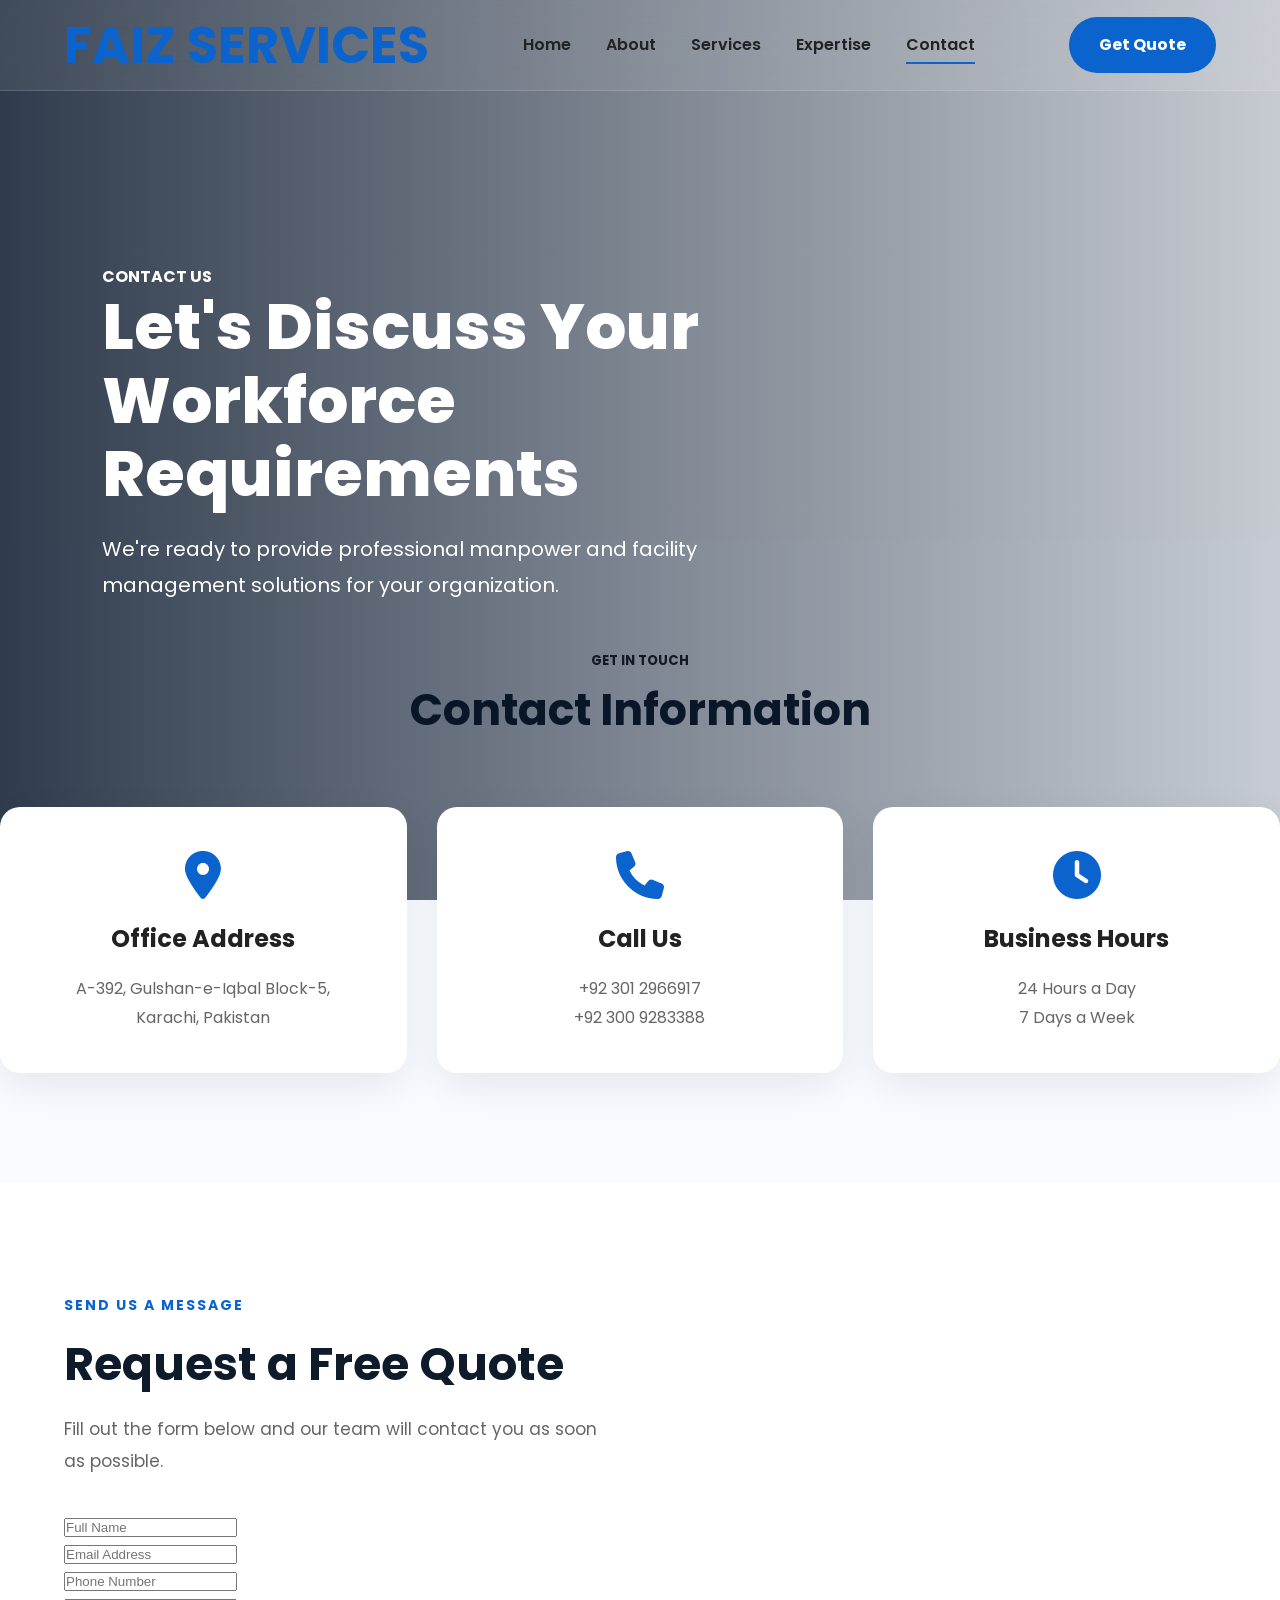
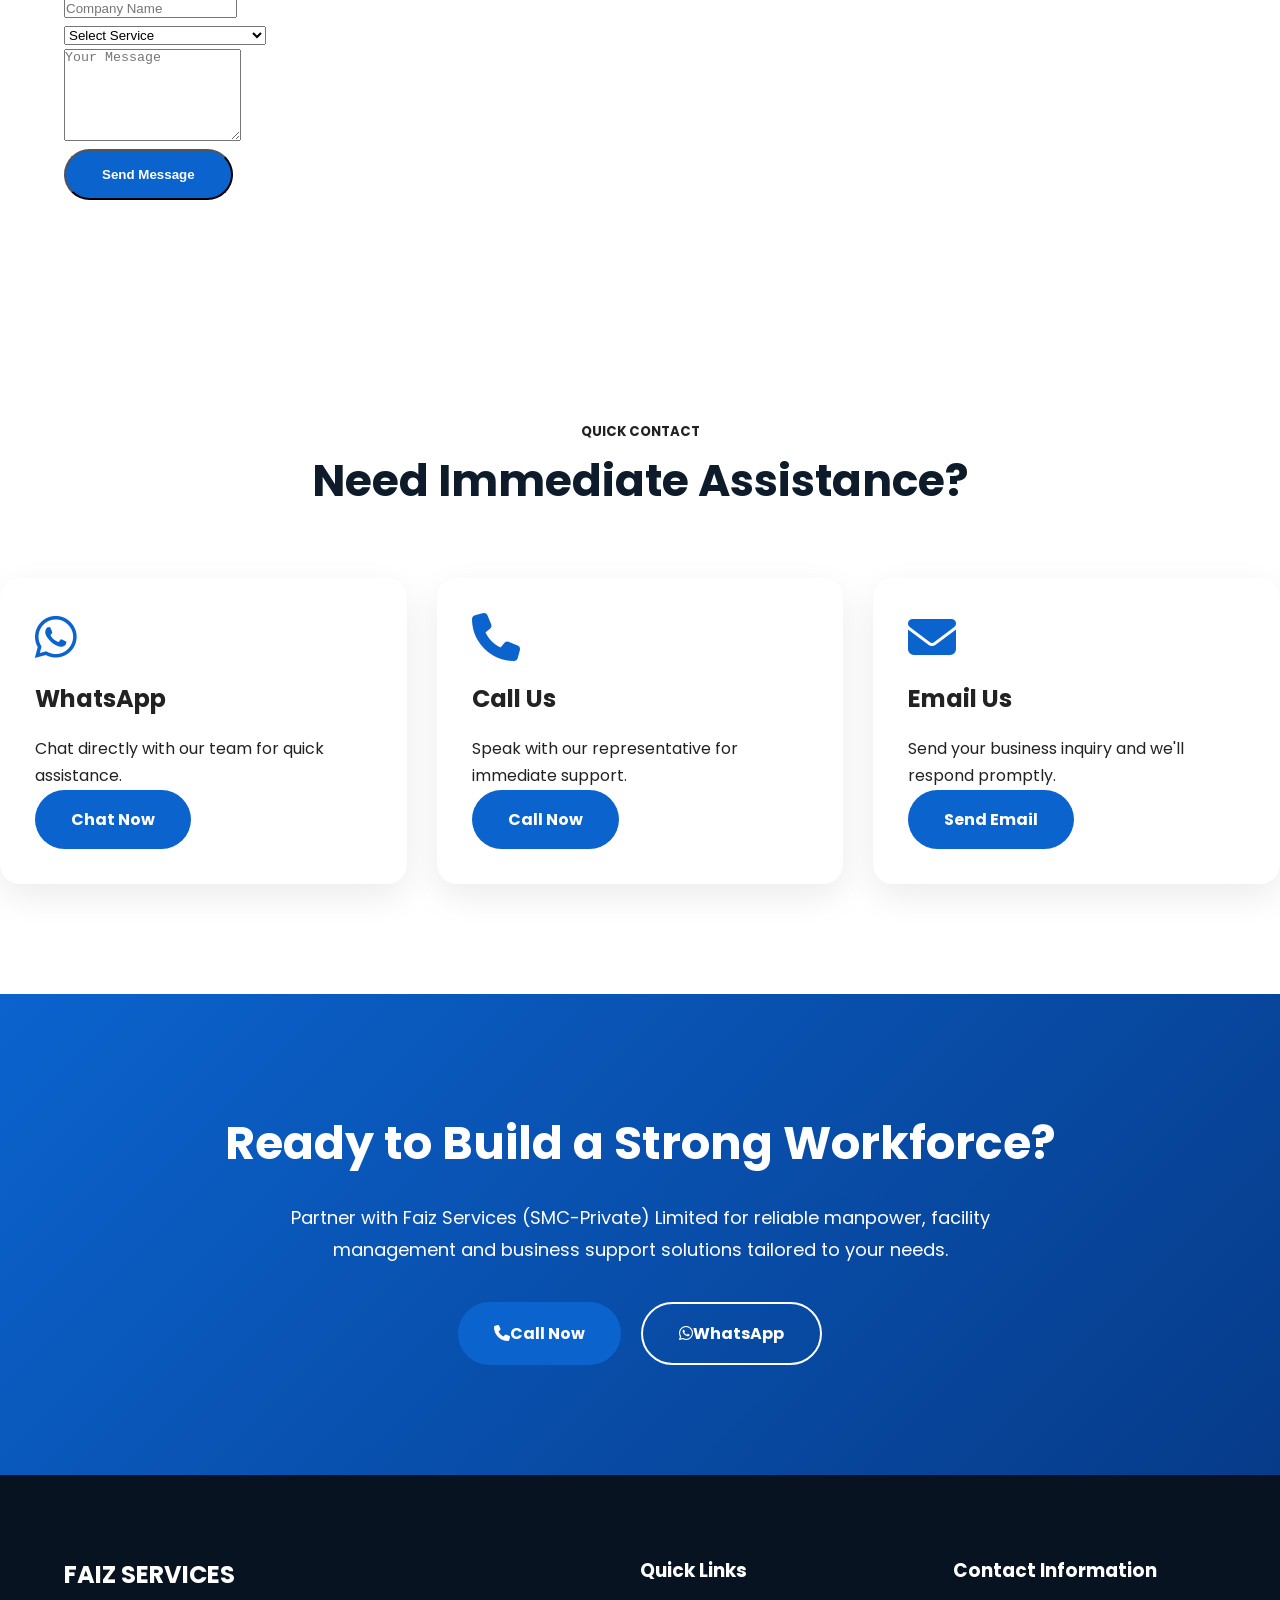
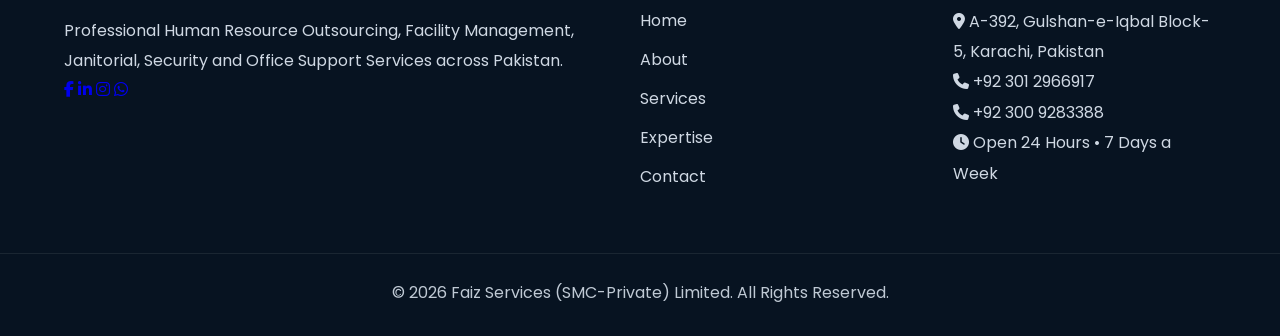
<file: contact.html>
<!DOCTYPE html>
<html lang="en">

<head>

<meta charset="UTF-8">

<meta name="viewport" content="width=device-width, initial-scale=1.0">

<title>Contact Us | Faiz Services</title>

<meta name="description"
content="Contact Faiz Services (SMC-Private) Limited for professional manpower, HR outsourcing and facility management solutions.">

<link rel="preconnect" href="https://fonts.googleapis.com">

<link rel="preconnect" href="https://fonts.gstatic.com" crossorigin>

<link href="https://fonts.googleapis.com/css2?family=Poppins:wght@300;400;500;600;700;800&display=swap" rel="stylesheet">

<link rel="stylesheet" href="style.css">

<link rel="stylesheet"
href="https://cdnjs.cloudflare.com/ajax/libs/font-awesome/6.6.0/css/all.min.css">

</head>

<body>

<header>

<nav class="navbar">

<div class="logo">
<h2>FAIZ SERVICES</h2>
</div>

<ul class="nav-links">

<li><a href="index.html">Home</a></li>

<li><a href="about.html">About</a></li>

<li><a href="services.html">Services</a></li>

<li><a href="expertise.html">Expertise</a></li>

<li><a href="contact.html" class="active">Contact</a></li>

</ul>

<a href="contact.html" class="quote-btn">Get Quote</a>

<div class="menu-btn">
<i class="fa-solid fa-bars"></i>
</div>

</nav>

</header>

<section class="hero" style="height:60vh;">

<div class="hero-overlay"></div>

<div class="hero-content">

<h4>CONTACT US</h4>

<h1>Let's Discuss Your Workforce Requirements</h1>

<p>

We're ready to provide professional manpower and facility management
solutions for your organization.

</p>

</div>

</section>

<section class="services">

<div class="section-title">

<h5>GET IN TOUCH</h5>

<h2>Contact Information</h2>

</div>

<div class="services-grid">

<div class="service-card">

<i class="fa-solid fa-location-dot"></i>

<h3>Office Address</h3>

<p>

A-392, Gulshan-e-Iqbal Block-5,<br>

Karachi, Pakistan

</p>

</div>

<div class="service-card">

<i class="fa-solid fa-phone"></i>

<h3>Call Us</h3>

<p>

+92 301 2966917<br>

+92 300 9283388

</p>

</div>

<div class="service-card">

<i class="fa-solid fa-clock"></i>

<h3>Business Hours</h3>

<p>

24 Hours a Day<br>

7 Days a Week

</p>

</div>

</div>

</section>
  <!-- ================= CONTACT FORM ================= -->

<section class="about">

<div class="container">

<div class="about-content">

<span>SEND US A MESSAGE</span>

<h2>Request a Free Quote</h2>

<p>
Fill out the form below and our team will contact you as soon as possible.
</p>

<form class="contact-form">

<div class="input-group">
<input type="text" placeholder="Full Name" required>
</div>

<div class="input-group">
<input type="email" placeholder="Email Address" required>
</div>

<div class="input-group">
<input type="tel" placeholder="Phone Number" required>
</div>

<div class="input-group">
<input type="text" placeholder="Company Name">
</div>

<div class="input-group">
<select required>
<option value="">Select Service</option>
<option>Human Resource Outsourcing</option>
<option>Security Guard Services</option>
<option>Housekeeping Services</option>
<option>Janitorial Services</option>
<option>Professional Drivers</option>
<option>Office Riders</option>
<option>Maintenance Services</option>
<option>Training & Consultancy</option>
</select>
</div>

<div class="input-group">
<textarea rows="6" placeholder="Your Message"></textarea>
</div>

<button type="submit" class="btn1">
Send Message
</button>

</form>

</div>

<div class="about-image">

<iframe
src="https://www.google.com/maps?q=Gulshan-e-Iqbal,Karachi,Pakistan&output=embed"
width="100%"
height="500"
style="border:0;border-radius:20px;"
loading="lazy">
</iframe>

</div>

</div>

</section>

<!-- ================= QUICK CONTACT ================= -->

<section class="why">

<div class="section-title">

<h5>QUICK CONTACT</h5>

<h2>Need Immediate Assistance?</h2>

</div>

<div class="why-grid">

<div class="why-card">

<i class="fab fa-whatsapp"></i>

<h3>WhatsApp</h3>

<p>Chat directly with our team for quick assistance.</p>

<a href="https://wa.me/923012966917" class="btn1">
Chat Now
</a>

</div>

<div class="why-card">

<i class="fa-solid fa-phone"></i>

<h3>Call Us</h3>

<p>Speak with our representative for immediate support.</p>

<a href="tel:+923012966917" class="btn1">
Call Now
</a>

</div>

<div class="why-card">

<i class="fa-solid fa-envelope"></i>

<h3>Email Us</h3>

<p>Send your business inquiry and we'll respond promptly.</p>

<a href="mailto:info@faizservices.pk" class="btn1">
Send Email
</a>

</div>

</div>

</section>
 <!-- ================= CALL TO ACTION ================= -->

<section class="cta">

<div class="cta-content">

<h2>Ready to Build a Strong Workforce?</h2>

<p>
Partner with Faiz Services (SMC-Private) Limited for reliable manpower,
facility management and business support solutions tailored to your needs.
</p>

<div class="cta-buttons">

<a href="tel:+923012966917" class="btn1">
<i class="fa-solid fa-phone"></i> Call Now
</a>

<a href="https://wa.me/923012966917" target="_blank" class="btn2">
<i class="fab fa-whatsapp"></i> WhatsApp
</a>

</div>

</div>

</section>

<!-- ================= FOOTER ================= -->

<footer>

<div class="footer-container">

<div class="footer-about">

<h2>FAIZ SERVICES</h2>

<p>
Professional Human Resource Outsourcing, Facility Management,
Janitorial, Security and Office Support Services across Pakistan.
</p>

<div class="social-links">

<a href="#"><i class="fab fa-facebook-f"></i></a>

<a href="#"><i class="fab fa-linkedin-in"></i></a>

<a href="#"><i class="fab fa-instagram"></i></a>

<a href="https://wa.me/923012966917" target="_blank">
<i class="fab fa-whatsapp"></i>
</a>

</div>

</div>

<div class="footer-links">

<h3>Quick Links</h3>

<ul>

<li><a href="index.html">Home</a></li>

<li><a href="about.html">About</a></li>

<li><a href="services.html">Services</a></li>

<li><a href="expertise.html">Expertise</a></li>

<li><a href="contact.html">Contact</a></li>

</ul>

</div>

<div class="footer-contact">

<h3>Contact Information</h3>

<p>
<i class="fa-solid fa-location-dot"></i>
A-392, Gulshan-e-Iqbal Block-5, Karachi, Pakistan
</p>

<p>
<i class="fa-solid fa-phone"></i>
+92 301 2966917
</p>

<p>
<i class="fa-solid fa-phone"></i>
+92 300 9283388
</p>

<p>
<i class="fa-solid fa-clock"></i>
Open 24 Hours • 7 Days a Week
</p>

</div>

</div>

<div class="copyright">

<p>
© 2026 Faiz Services (SMC-Private) Limited. All Rights Reserved.
</p>

</div>

</footer>

<script src="script.js"></script>

</body>
</html>
</file>
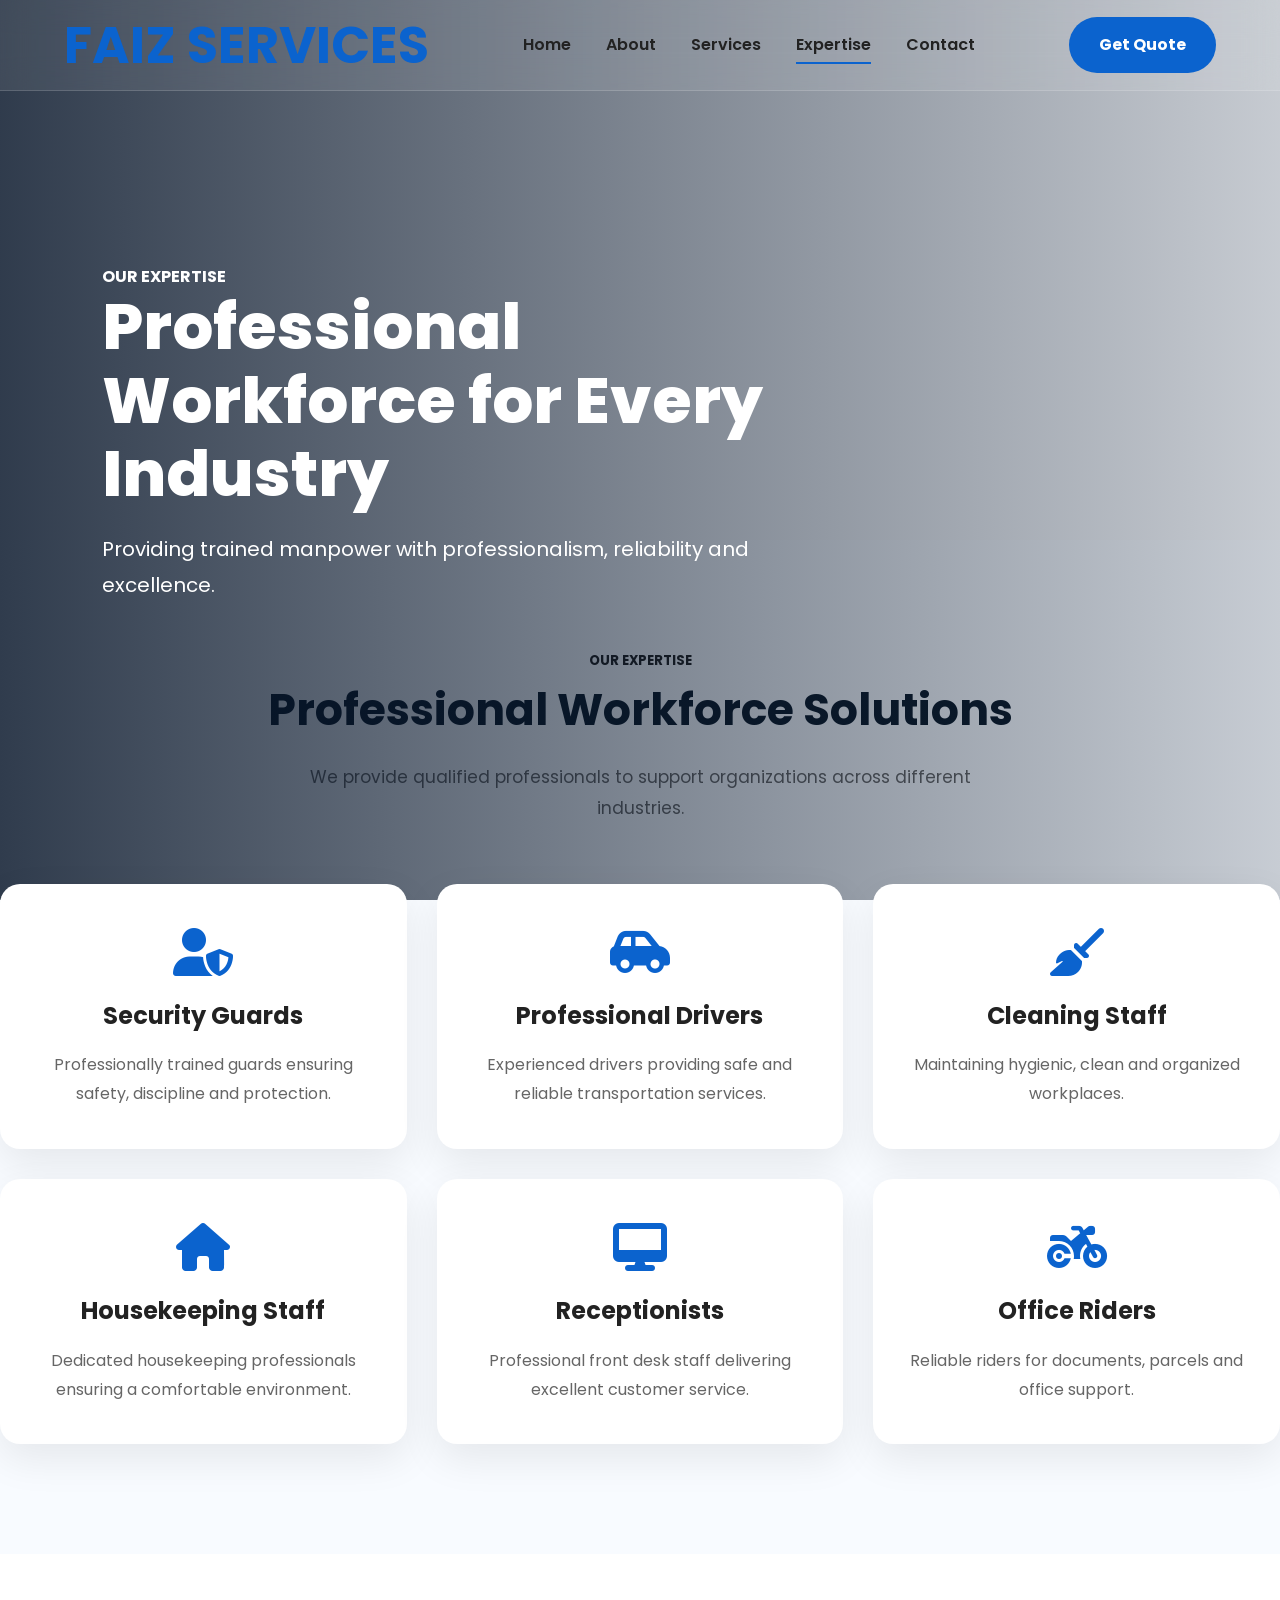
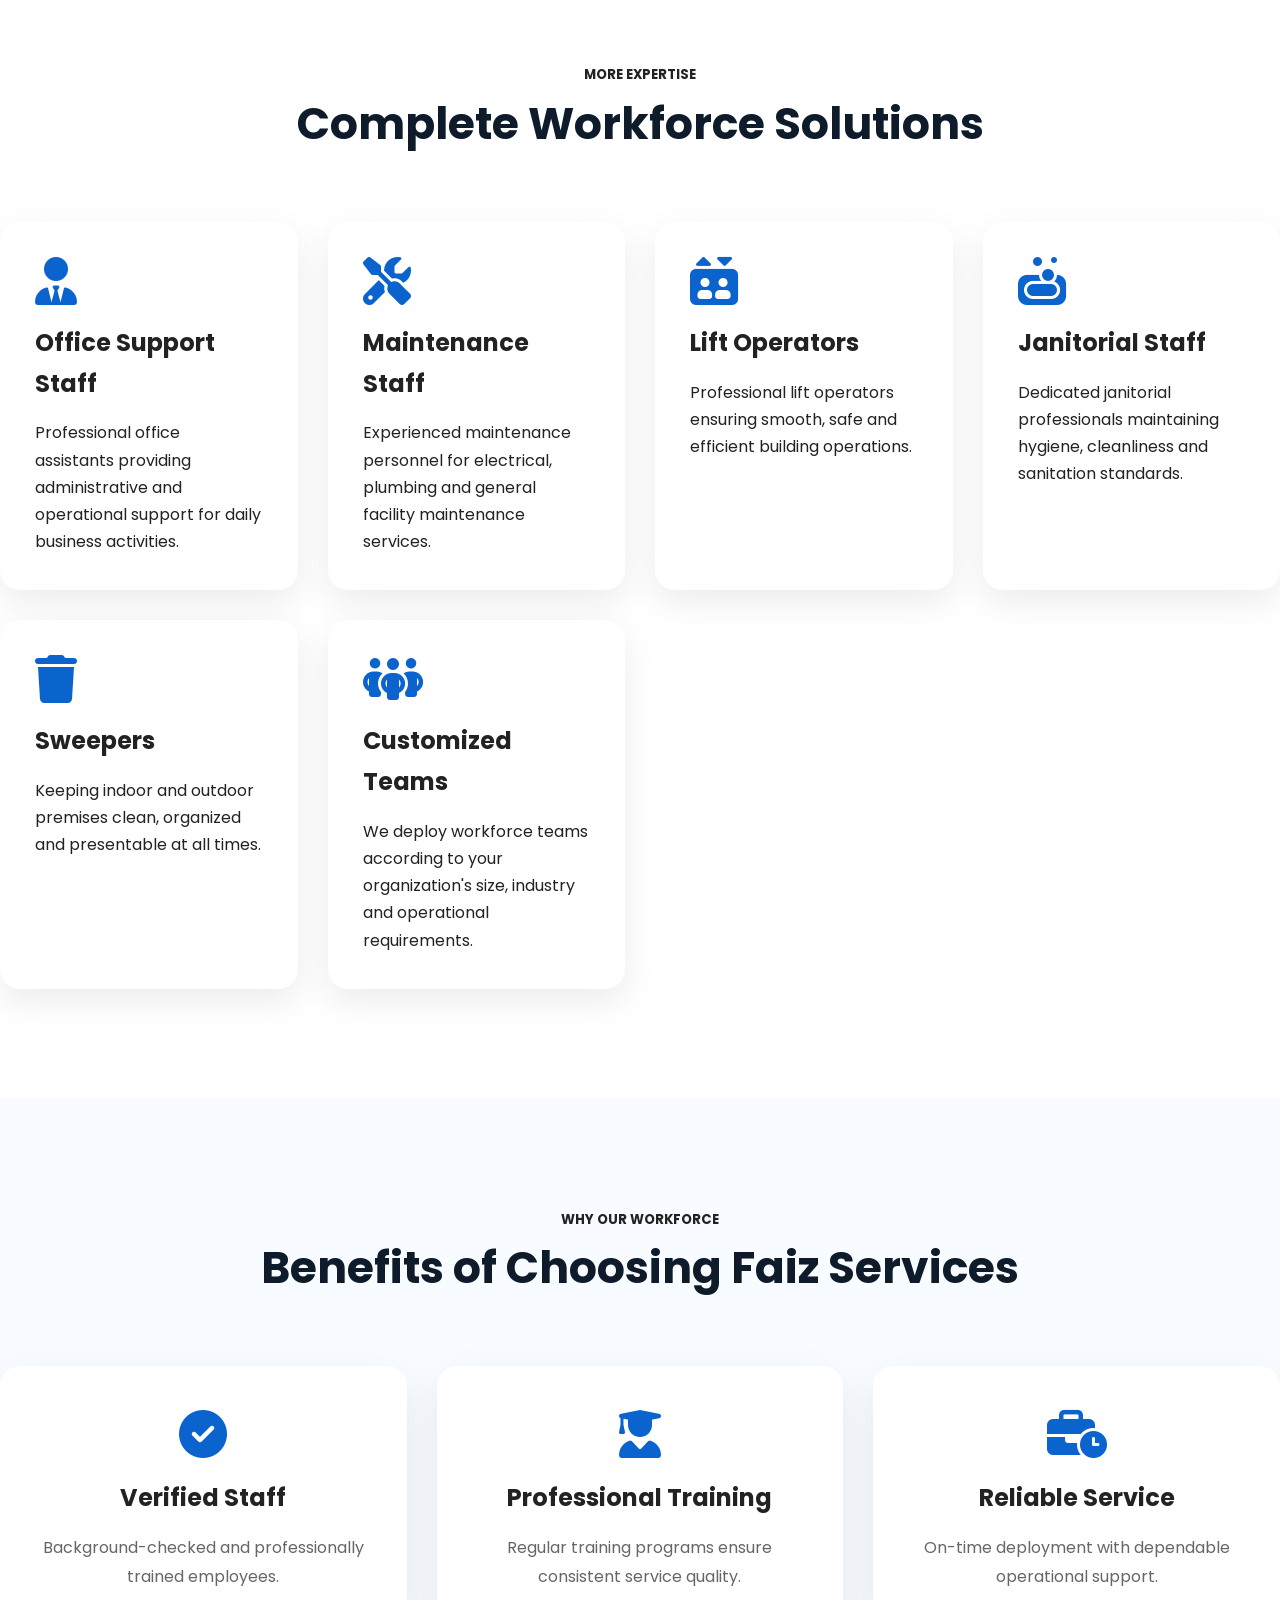
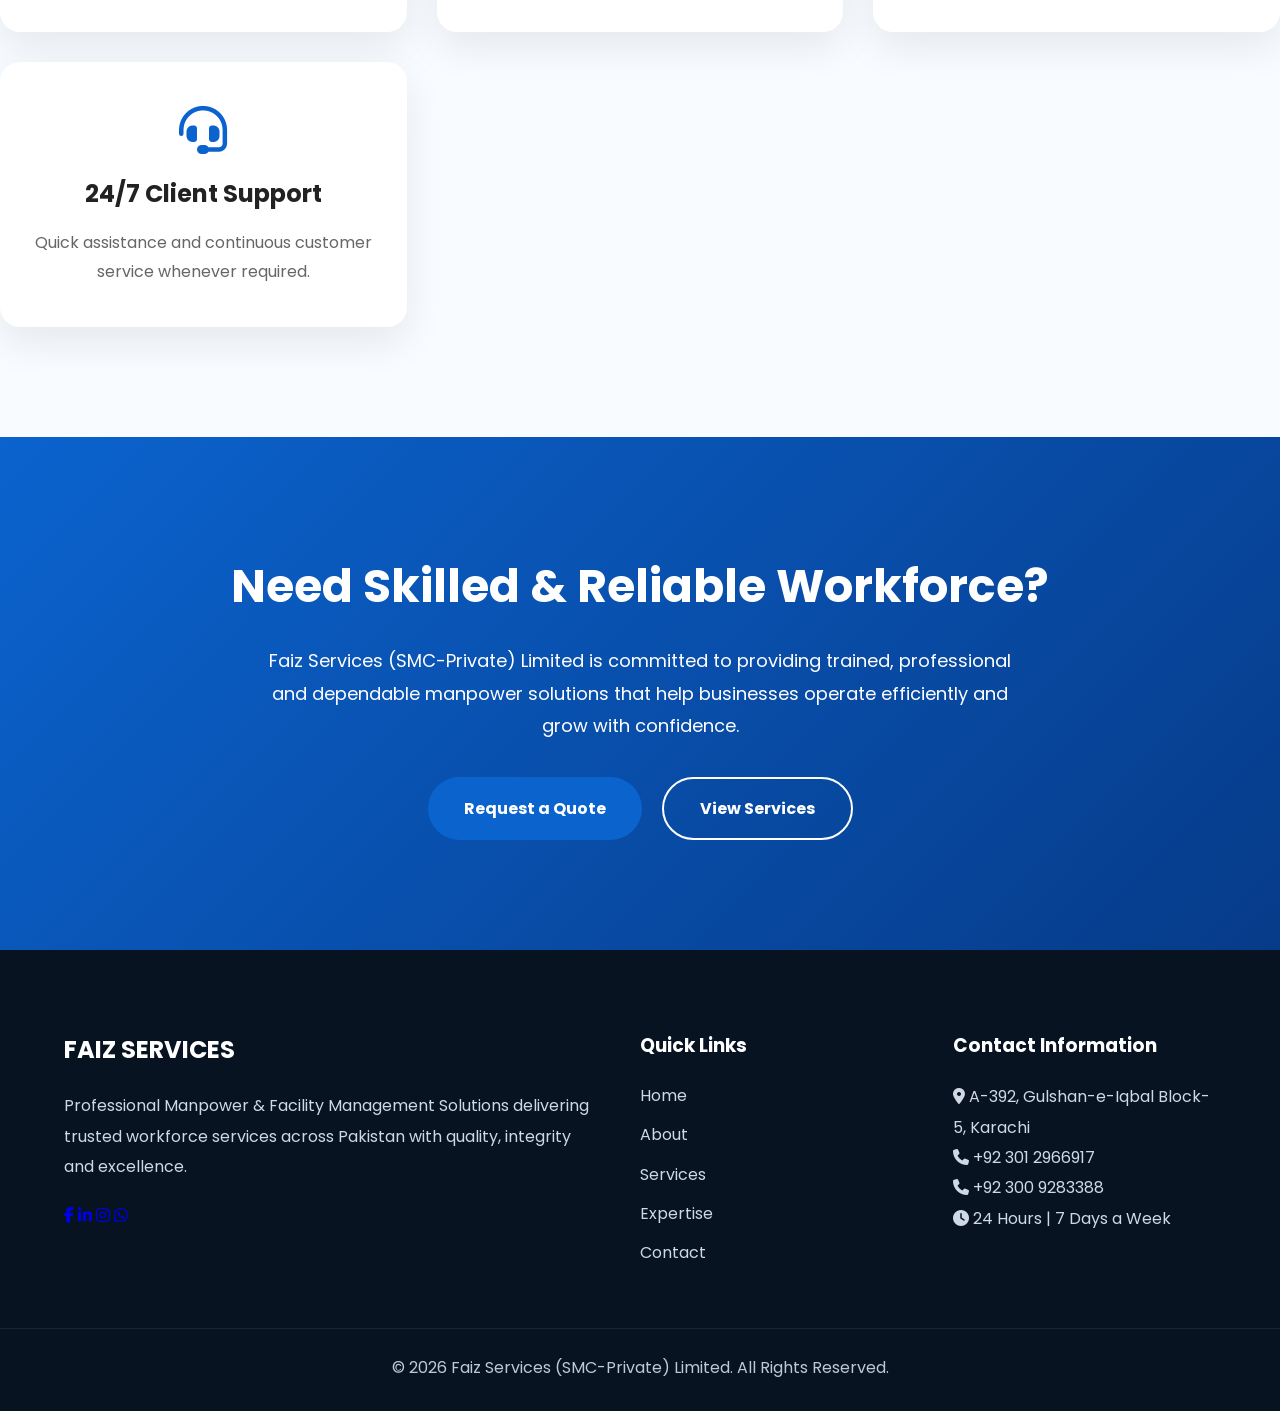
<file: expertise.html>
<!DOCTYPE html>
<html lang="en">

<head>

<meta charset="UTF-8">
<meta name="viewport" content="width=device-width, initial-scale=1.0">

<title>Our Expertise | Faiz Services</title>

<meta name="description"
content="Professional manpower including security guards, drivers, housekeeping, receptionists, office staff and maintenance personnel.">

<link rel="preconnect" href="https://fonts.googleapis.com">

<link rel="preconnect" href="https://fonts.gstatic.com" crossorigin>

<link href="https://fonts.googleapis.com/css2?family=Poppins:wght@300;400;500;600;700;800&display=swap" rel="stylesheet">

<link rel="stylesheet" href="style.css">

<link rel="stylesheet"
href="https://cdnjs.cloudflare.com/ajax/libs/font-awesome/6.6.0/css/all.min.css">

</head>

<body>

<header>

<nav class="navbar">

<div class="logo">

<h2>FAIZ SERVICES</h2>

</div>

<ul class="nav-links">

<li><a href="index.html">Home</a></li>

<li><a href="about.html">About</a></li>

<li><a href="services.html">Services</a></li>

<li><a href="expertise.html" class="active">Expertise</a></li>

<li><a href="contact.html">Contact</a></li>

</ul>

<a href="contact.html" class="quote-btn">
Get Quote
</a>

<div class="menu-btn">

<i class="fa-solid fa-bars"></i>

</div>

</nav>

</header>

<section class="hero" style="height:60vh;">

<div class="hero-overlay"></div>

<div class="hero-content">

<h4>OUR EXPERTISE</h4>

<h1>Professional Workforce for Every Industry</h1>

<p>

Providing trained manpower with professionalism, reliability and excellence.

</p>

</div>

</section>

<section class="services">

<div class="section-title">

<h5>OUR EXPERTISE</h5>

<h2>Professional Workforce Solutions</h2>

<p>

We provide qualified professionals to support organizations across different industries.

</p>

</div>

<div class="services-grid">

<div class="service-card">

<i class="fa-solid fa-user-shield"></i>

<h3>Security Guards</h3>

<p>
Professionally trained guards ensuring safety, discipline and protection.
</p>

</div>

<div class="service-card">

<i class="fa-solid fa-car-side"></i>

<h3>Professional Drivers</h3>

<p>
Experienced drivers providing safe and reliable transportation services.
</p>

</div>

<div class="service-card">

<i class="fa-solid fa-broom"></i>

<h3>Cleaning Staff</h3>

<p>
Maintaining hygienic, clean and organized workplaces.
</p>

</div>

<div class="service-card">

<i class="fa-solid fa-house"></i>

<h3>Housekeeping Staff</h3>

<p>
Dedicated housekeeping professionals ensuring a comfortable environment.
</p>

</div>

<div class="service-card">

<i class="fa-solid fa-desktop"></i>

<h3>Receptionists</h3>

<p>
Professional front desk staff delivering excellent customer service.
</p>

</div>

<div class="service-card">

<i class="fa-solid fa-motorcycle"></i>

<h3>Office Riders</h3>

<p>
Reliable riders for documents, parcels and office support.
</p>

</div>

</div>

</section>
  <!-- ================= ADDITIONAL EXPERTISE ================= -->

<section class="why">

<div class="section-title">

<h5>MORE EXPERTISE</h5>

<h2>Complete Workforce Solutions</h2>

</div>

<div class="why-grid">

<div class="why-card">

<i class="fa-solid fa-user-tie"></i>

<h3>Office Support Staff</h3>

<p>
Professional office assistants providing administrative and operational support for daily business activities.
</p>

</div>

<div class="why-card">

<i class="fa-solid fa-screwdriver-wrench"></i>

<h3>Maintenance Staff</h3>

<p>
Experienced maintenance personnel for electrical, plumbing and general facility maintenance services.
</p>

</div>

<div class="why-card">

<i class="fa-solid fa-elevator"></i>

<h3>Lift Operators</h3>

<p>
Professional lift operators ensuring smooth, safe and efficient building operations.
</p>

</div>

<div class="why-card">

<i class="fa-solid fa-soap"></i>

<h3>Janitorial Staff</h3>

<p>
Dedicated janitorial professionals maintaining hygiene, cleanliness and sanitation standards.
</p>

</div>

<div class="why-card">

<i class="fa-solid fa-trash"></i>

<h3>Sweepers</h3>

<p>
Keeping indoor and outdoor premises clean, organized and presentable at all times.
</p>

</div>

<div class="why-card">

<i class="fa-solid fa-people-group"></i>

<h3>Customized Teams</h3>

<p>
We deploy workforce teams according to your organization's size, industry and operational requirements.
</p>

</div>

</div>

</section>

<!-- ================= BENEFITS ================= -->

<section class="services">

<div class="section-title">

<h5>WHY OUR WORKFORCE</h5>

<h2>Benefits of Choosing Faiz Services</h2>

</div>

<div class="services-grid">

<div class="service-card">

<i class="fa-solid fa-circle-check"></i>

<h3>Verified Staff</h3>

<p>
Background-checked and professionally trained employees.
</p>

</div>

<div class="service-card">

<i class="fa-solid fa-user-graduate"></i>

<h3>Professional Training</h3>

<p>
Regular training programs ensure consistent service quality.
</p>

</div>

<div class="service-card">

<i class="fa-solid fa-business-time"></i>

<h3>Reliable Service</h3>

<p>
On-time deployment with dependable operational support.
</p>

</div>

<div class="service-card">

<i class="fa-solid fa-headset"></i>

<h3>24/7 Client Support</h3>

<p>
Quick assistance and continuous customer service whenever required.
</p>

</div>

</div>

  </section>
  <!-- ================= CALL TO ACTION ================= -->

<section class="cta">

<div class="cta-content">

<h2>Need Skilled & Reliable Workforce?</h2>

<p>
Faiz Services (SMC-Private) Limited is committed to providing trained,
professional and dependable manpower solutions that help businesses
operate efficiently and grow with confidence.
</p>

<div class="cta-buttons">

<a href="contact.html" class="btn1">
Request a Quote
</a>

<a href="services.html" class="btn2">
View Services
</a>

</div>

</div>

</section>

<!-- ================= FOOTER ================= -->

<footer>

<div class="footer-container">

<div class="footer-about">

<h2>FAIZ SERVICES</h2>

<p>

Professional Manpower & Facility Management Solutions delivering
trusted workforce services across Pakistan with quality,
integrity and excellence.

</p>

<div style="margin-top:20px;">

<a href="#"><i class="fab fa-facebook-f"></i></a>

<a href="#"><i class="fab fa-linkedin-in"></i></a>

<a href="#"><i class="fab fa-instagram"></i></a>

<a href="#"><i class="fab fa-whatsapp"></i></a>

</div>

</div>

<div class="footer-links">

<h3>Quick Links</h3>

<ul>

<li><a href="index.html">Home</a></li>

<li><a href="about.html">About</a></li>

<li><a href="services.html">Services</a></li>

<li><a href="expertise.html">Expertise</a></li>

<li><a href="contact.html">Contact</a></li>

</ul>

</div>

<div class="footer-contact">

<h3>Contact Information</h3>

<p>
<i class="fa-solid fa-location-dot"></i>
A-392, Gulshan-e-Iqbal Block-5, Karachi
</p>

<p>
<i class="fa-solid fa-phone"></i>
+92 301 2966917
</p>

<p>
<i class="fa-solid fa-phone"></i>
+92 300 9283388
</p>

<p>
<i class="fa-solid fa-clock"></i>
24 Hours | 7 Days a Week
</p>

</div>

</div>

<div class="copyright">

<p>

© 2026 Faiz Services (SMC-Private) Limited. All Rights Reserved.

</p>

</div>

</footer>

<script src="script.js"></script>

</body>

</html>
</file>
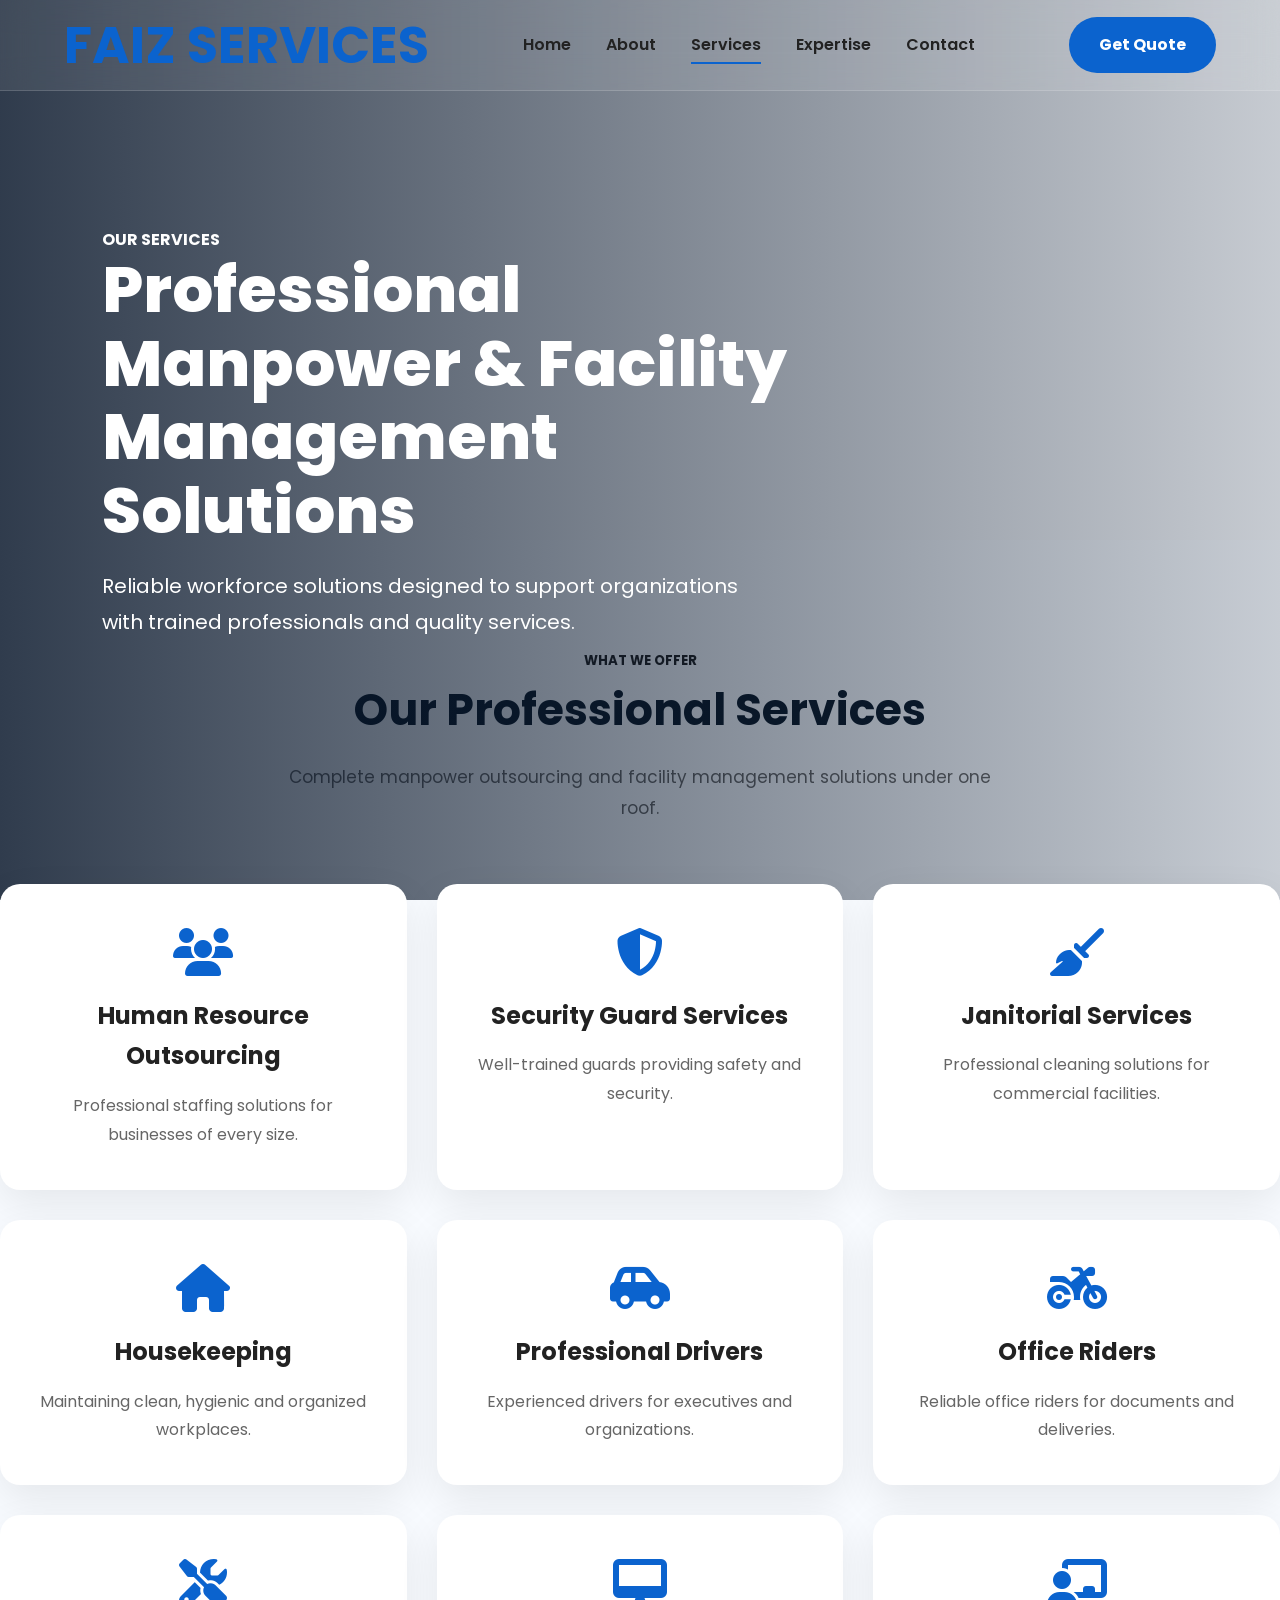
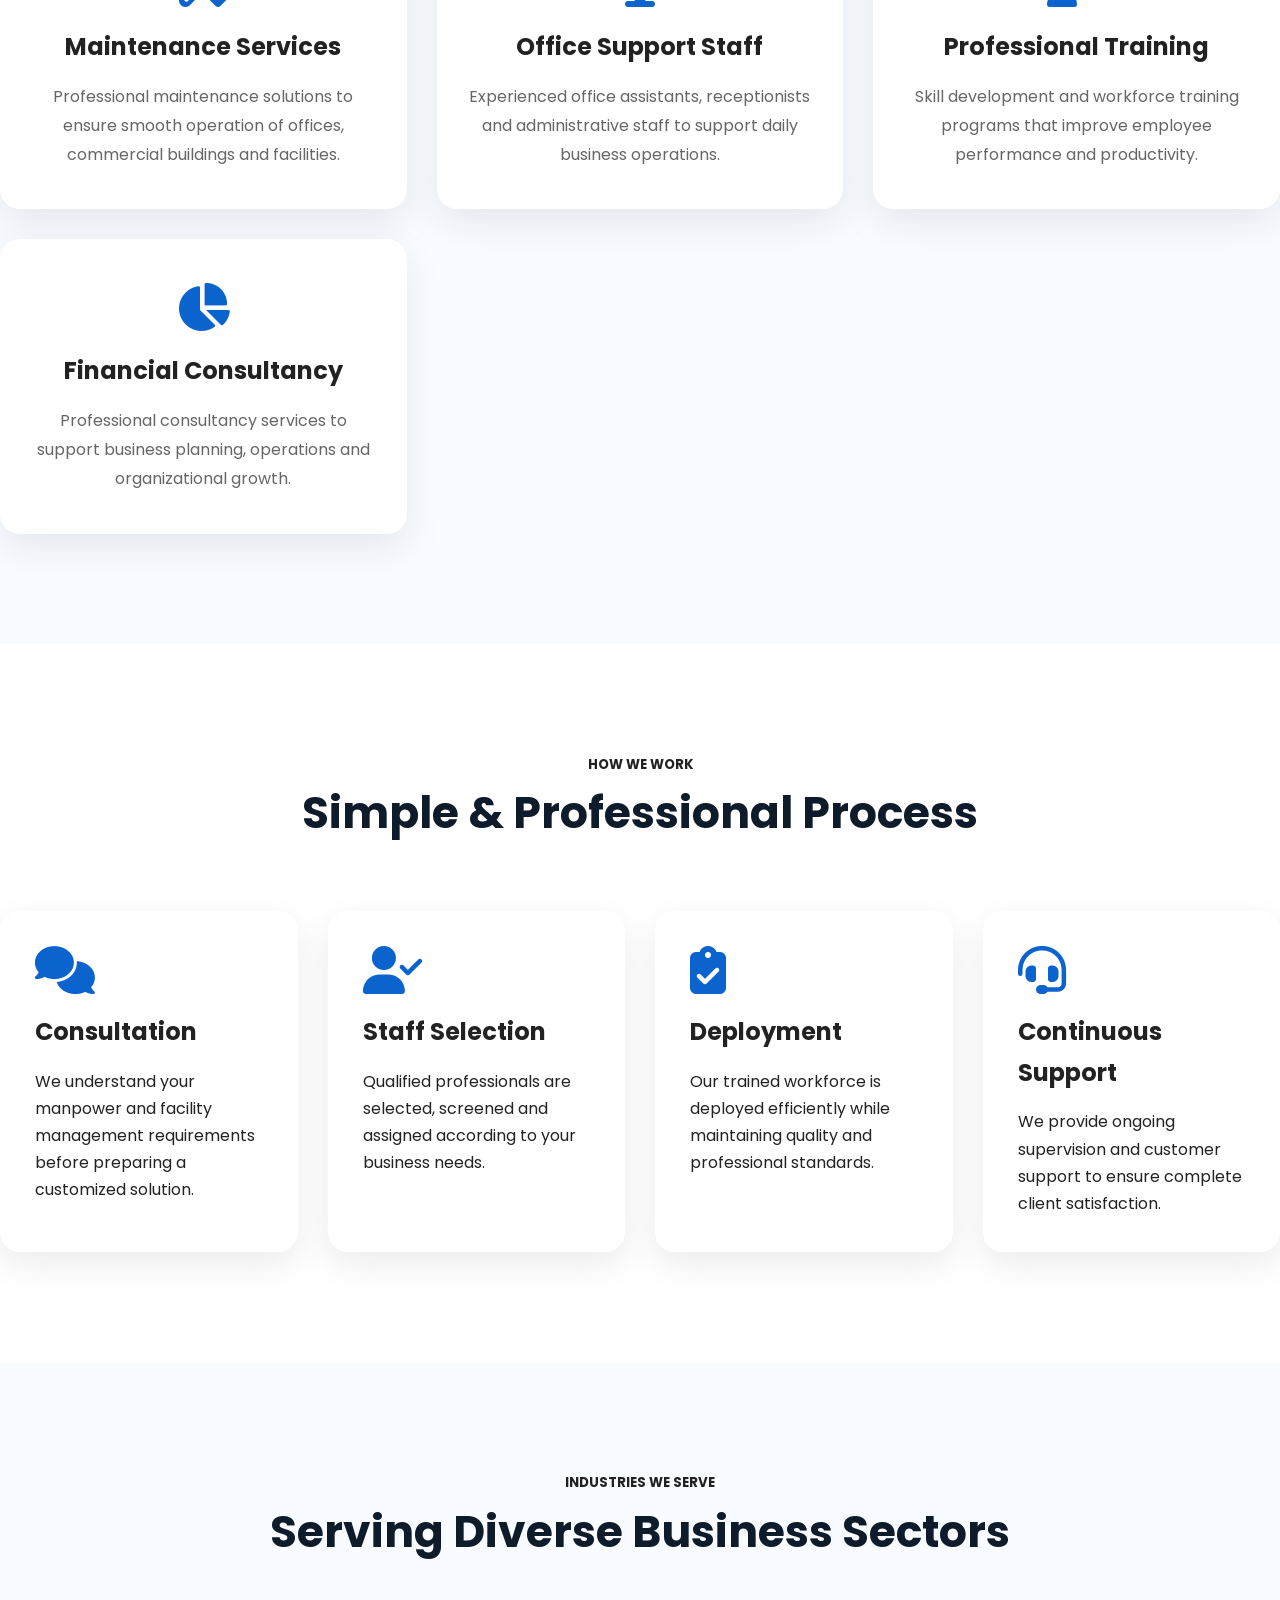
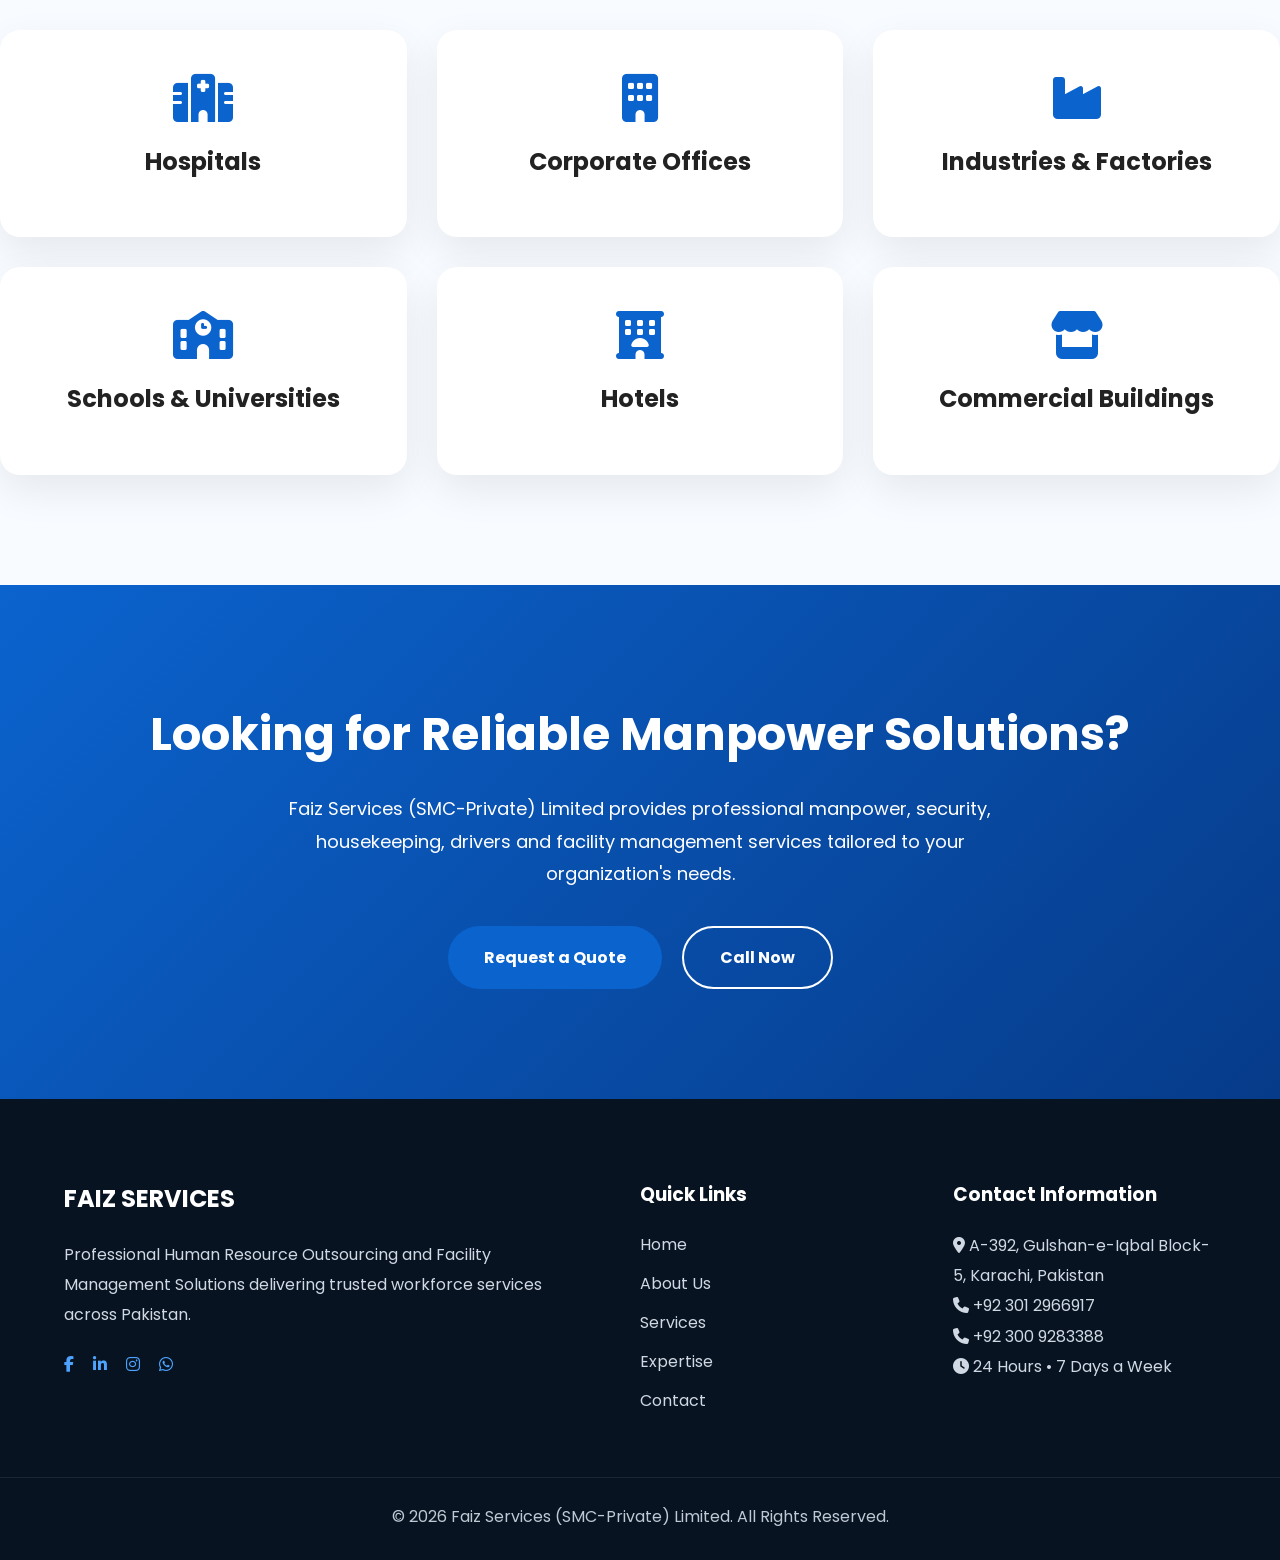
<file: services.html>
<!DOCTYPE html>
<html lang="en">

<head>

<meta charset="UTF-8">

<meta name="viewport" content="width=device-width, initial-scale=1.0">

<title>Our Services | Faiz Services</title>

<meta name="description" content="Professional manpower outsourcing, HR, security, janitorial, housekeeping, drivers, maintenance and facility management services across Pakistan.">

<link rel="preconnect" href="https://fonts.googleapis.com">

<link rel="preconnect" href="https://fonts.gstatic.com" crossorigin>

<link href="https://fonts.googleapis.com/css2?family=Poppins:wght@300;400;500;600;700;800&display=swap" rel="stylesheet">

<link rel="stylesheet" href="style.css">

<link rel="stylesheet"
href="https://cdnjs.cloudflare.com/ajax/libs/font-awesome/6.6.0/css/all.min.css">

</head>

<body>

<header>

<nav class="navbar">

<div class="logo">
<h2>FAIZ SERVICES</h2>
</div>

<ul class="nav-links">

<li><a href="index.html">Home</a></li>

<li><a href="about.html">About</a></li>

<li><a href="services.html" class="active">Services</a></li>

<li><a href="expertise.html">Expertise</a></li>

<li><a href="contact.html">Contact</a></li>

</ul>

<a href="contact.html" class="quote-btn">Get Quote</a>

<div class="menu-btn">
<i class="fa-solid fa-bars"></i>
</div>

</nav>

</header>

<section class="hero" style="height:60vh;">

<div class="hero-overlay"></div>

<div class="hero-content">

<h4>OUR SERVICES</h4>

<h1>Professional Manpower & Facility Management Solutions</h1>

<p>

Reliable workforce solutions designed to support organizations with
trained professionals and quality services.

</p>

</div>

</section>

<section class="services">

<div class="section-title">

<h5>WHAT WE OFFER</h5>

<h2>Our Professional Services</h2>

<p>

Complete manpower outsourcing and facility management solutions
under one roof.

</p>

</div>

<div class="services-grid">

<div class="service-card">
<i class="fa-solid fa-users"></i>
<h3>Human Resource Outsourcing</h3>
<p>Professional staffing solutions for businesses of every size.</p>
</div>

<div class="service-card">
<i class="fa-solid fa-shield-halved"></i>
<h3>Security Guard Services</h3>
<p>Well-trained guards providing safety and security.</p>
</div>

<div class="service-card">
<i class="fa-solid fa-broom"></i>
<h3>Janitorial Services</h3>
<p>Professional cleaning solutions for commercial facilities.</p>
</div>

<div class="service-card">
<i class="fa-solid fa-house"></i>
<h3>Housekeeping</h3>
<p>Maintaining clean, hygienic and organized workplaces.</p>
</div>

<div class="service-card">
<i class="fa-solid fa-car-side"></i>
<h3>Professional Drivers</h3>
<p>Experienced drivers for executives and organizations.</p>
</div>

<div class="service-card">
<i class="fa-solid fa-motorcycle"></i>
<h3>Office Riders</h3>
<p>Reliable office riders for documents and deliveries.</p>
      </div>
  <div class="service-card">
<i class="fa-solid fa-screwdriver-wrench"></i>
<h3>Maintenance Services</h3>
<p>
Professional maintenance solutions to ensure smooth operation of offices,
commercial buildings and facilities.
</p>
</div>

<div class="service-card">
<i class="fa-solid fa-desktop"></i>
<h3>Office Support Staff</h3>
<p>
Experienced office assistants, receptionists and administrative staff
to support daily business operations.
</p>
</div>

<div class="service-card">
<i class="fa-solid fa-chalkboard-user"></i>
<h3>Professional Training</h3>
<p>
Skill development and workforce training programs that improve employee
performance and productivity.
</p>
</div>

<div class="service-card">
<i class="fa-solid fa-chart-pie"></i>
<h3>Financial Consultancy</h3>
<p>
Professional consultancy services to support business planning,
operations and organizational growth.
</p>
</div>

</div>

</section>

<!-- ================= PROCESS ================= -->

<section class="why">

<div class="section-title">

<h5>HOW WE WORK</h5>

<h2>Simple & Professional Process</h2>

</div>

<div class="why-grid">

<div class="why-card">

<i class="fa-solid fa-comments"></i>

<h3>Consultation</h3>

<p>
We understand your manpower and facility management requirements before preparing a customized solution.
</p>

</div>

<div class="why-card">

<i class="fa-solid fa-user-check"></i>

<h3>Staff Selection</h3>

<p>
Qualified professionals are selected, screened and assigned according to your business needs.
</p>

</div>

<div class="why-card">

<i class="fa-solid fa-clipboard-check"></i>

<h3>Deployment</h3>

<p>
Our trained workforce is deployed efficiently while maintaining quality and professional standards.
</p>

</div>

<div class="why-card">

<i class="fa-solid fa-headset"></i>

<h3>Continuous Support</h3>

<p>
We provide ongoing supervision and customer support to ensure complete client satisfaction.
</p>

</div>

</div>

</section>

<!-- ================= INDUSTRIES ================= -->

<section class="services">

<div class="section-title">

<h5>INDUSTRIES WE SERVE</h5>

<h2>Serving Diverse Business Sectors</h2>

</div>

<div class="services-grid">

<div class="service-card">
<i class="fa-solid fa-hospital"></i>
<h3>Hospitals</h3>
</div>

<div class="service-card">
<i class="fa-solid fa-building"></i>
<h3>Corporate Offices</h3>
</div>

<div class="service-card">
<i class="fa-solid fa-industry"></i>
<h3>Industries & Factories</h3>
</div>

<div class="service-card">
<i class="fa-solid fa-school"></i>
<h3>Schools & Universities</h3>
</div>

<div class="service-card">
<i class="fa-solid fa-hotel"></i>
<h3>Hotels</h3>
</div>

<div class="service-card">
<i class="fa-solid fa-store"></i>
<h3>Commercial Buildings</h3>
</div>

</div>

</section>
  <!-- ================= CALL TO ACTION ================= -->

<section class="cta">

<div class="cta-content">

<h2>Looking for Reliable Manpower Solutions?</h2>

<p>
Faiz Services (SMC-Private) Limited provides professional manpower,
security, housekeeping, drivers and facility management services
tailored to your organization's needs.
</p>

<div class="cta-buttons">

<a href="contact.html" class="btn1">
Request a Quote
</a>

<a href="tel:+923012966917" class="btn2">
Call Now
</a>

</div>

</div>

</section>

<!-- ================= FOOTER ================= -->

<footer>

<div class="footer-container">

<div class="footer-about">

<h2>FAIZ SERVICES</h2>

<p>
Professional Human Resource Outsourcing and Facility Management
Solutions delivering trusted workforce services across Pakistan.
</p>

<div style="margin-top:20px;">

<a href="#" style="margin-right:15px;color:#4da3ff;">
<i class="fab fa-facebook-f"></i>
</a>

<a href="#" style="margin-right:15px;color:#4da3ff;">
<i class="fab fa-linkedin-in"></i>
</a>

<a href="#" style="margin-right:15px;color:#4da3ff;">
<i class="fab fa-instagram"></i>
</a>

<a href="#" style="color:#4da3ff;">
<i class="fab fa-whatsapp"></i>
</a>

</div>

</div>

<div class="footer-links">

<h3>Quick Links</h3>

<ul>

<li><a href="index.html">Home</a></li>

<li><a href="about.html">About Us</a></li>

<li><a href="services.html">Services</a></li>

<li><a href="expertise.html">Expertise</a></li>

<li><a href="contact.html">Contact</a></li>

</ul>

</div>

<div class="footer-contact">

<h3>Contact Information</h3>

<p>
<i class="fa-solid fa-location-dot"></i>
A-392, Gulshan-e-Iqbal Block-5, Karachi, Pakistan
</p>

<p>
<i class="fa-solid fa-phone"></i>
+92 301 2966917
</p>

<p>
<i class="fa-solid fa-phone"></i>
+92 300 9283388
</p>

<p>
<i class="fa-solid fa-clock"></i>
24 Hours • 7 Days a Week
</p>

</div>

</div>

<div class="copyright">

<p>
© 2026 Faiz Services (SMC-Private) Limited. All Rights Reserved.
</p>

</div>

</footer>

<script src="script.js"></script>

</body>
</html>
</file>
<file: style.css>
/*====================================================
 FAIZ SERVICES PREMIUM CSS
 PART 1
 Reset + Header + Glass Navbar + Hero Slider
=====================================================*/

*{
margin:0;
padding:0;
box-sizing:border-box;
}

html{
scroll-behavior:smooth;
}

body{
font-family:'Poppins',sans-serif;
background:#f7f9fc;
color:#222;
overflow-x:hidden;
line-height:1.7;
}

img{
max-width:100%;
display:block;
}

a{
text-decoration:none;
transition:.35s;
}

ul{
list-style:none;
}

.container{
width:90%;
max-width:1280px;
margin:auto;
}

/*==========================
HEADER
==========================*/

header{
position:fixed;
top:0;
left:0;
width:100%;
z-index:9999;
transition:.4s;
background:rgba(255,255,255,.08);
backdrop-filter:blur(16px);
-webkit-backdrop-filter:blur(16px);
border-bottom:1px solid rgba(255,255,255,.15);
}

header.sticky{
background:#ffffff;
box-shadow:0 10px 35px rgba(0,0,0,.08);
}

.navbar{
height:90px;
width:90%;
max-width:1300px;
margin:auto;
display:flex;
align-items:center;
justify-content:space-between;
}

.logo{
font-size:34px;
font-weight:800;
color:#0b63ce;
}

.logo span{
color:#111;
}

.nav-links{
display:flex;
align-items:center;
gap:35px;
}

.nav-links a{
font-size:16px;
font-weight:600;
color:#222;
position:relative;
}

.nav-links a::after{
content:"";
position:absolute;
left:0;
bottom:-8px;
width:0;
height:2px;
background:#0b63ce;
transition:.35s;
}

.nav-links a:hover::after,
.nav-links .active::after{
width:100%;
}

.nav-links a:hover{
color:#0b63ce;
}

.quote-btn{
padding:14px 30px;
border-radius:50px;
background:#0b63ce;
color:#fff;
font-weight:700;
}

.quote-btn:hover{
background:#084da1;
transform:translateY(-2px);
}

.menu-btn{
display:none;
font-size:30px;
cursor:pointer;
}

/*==========================
HERO SLIDER
==========================*/

.hero-slider{
position:relative;
width:100%;
height:100vh;
min-height:760px;
overflow:hidden;
}

.slide{
position:absolute;
inset:0;
opacity:0;
visibility:hidden;
transition:opacity 1.2s ease;
}

.slide.active{
opacity:1;
visibility:visible;
z-index:2;
}

.slide img{
width:100%;
height:100%;
object-fit:cover;
object-position:center;
animation:heroZoom 14s linear infinite alternate;
}

.hero-overlay{
position:absolute;
inset:0;
background:linear-gradient(
90deg,
rgba(4,18,38,.82),
rgba(4,18,38,.50),
rgba(4,18,38,.20)
);
}

.hero-content{
position:absolute;
top:50%;
left:8%;
transform:translateY(-50%);
max-width:720px;
color:#fff;
z-index:5;
}

.hero-content span{
display:inline-block;
padding:10px 20px;
border-radius:40px;
background:rgba(255,255,255,.15);
backdrop-filter:blur(10px);
font-size:13px;
font-weight:600;
letter-spacing:2px;
margin-bottom:22px;
text-transform:uppercase;
}

.hero-content h1{
font-size:64px;
font-weight:800;
line-height:1.15;
margin-bottom:20px;
}

.hero-content p{
font-size:20px;
line-height:1.8;
margin-bottom:35px;
max-width:650px;
}

.hero-btns{
display:flex;
gap:18px;
flex-wrap:wrap;
}

.btn1,
.btn2{
display:inline-flex;
align-items:center;
justify-content:center;
padding:16px 36px;
border-radius:50px;
font-weight:700;
}

.btn1{
background:#0b63ce;
color:#fff;
}

.btn1:hover{
background:#084da1;
transform:translateY(-4px);
}

.btn2{
border:2px solid #fff;
color:#fff;
}

.btn2:hover{
background:#fff;
color:#0b63ce;
}

@keyframes heroZoom{

0%{
transform:scale(1);
}

100%{
transform:scale(1.10);
}

}

/*==========================
SLIDER DOTS
==========================*/

.hero-dots{
position:absolute;
left:50%;
bottom:35px;
transform:translateX(-50%);
display:flex;
gap:12px;
z-index:50;
}

.hero-dots span{
width:14px;
height:14px;
border-radius:50%;
background:rgba(255,255,255,.45);
cursor:pointer;
transition:.35s;
}

.hero-dots span.active{
background:#0b63ce;
transform:scale(1.3);
}
/*====================================================
 FAIZ SERVICES PREMIUM CSS
 PART 2
 Responsive + About + Counter
=====================================================*/

/*==========================
RESPONSIVE HERO
==========================*/

@media(max-width:991px){

.nav-links{
display:none;
}

.menu-btn{
display:block;
}

.quote-btn{
display:none;
}

.hero-content{
left:6%;
right:6%;
max-width:100%;
}

.hero-content h1{
font-size:48px;
}

.hero-content p{
font-size:18px;
}

}

@media(max-width:768px){

.hero-slider{
height:90vh;
min-height:650px;
}

.slide img{
object-position:65% center;
}

.hero-content{
left:5%;
right:5%;
max-width:90%;
}

.hero-content h1{
font-size:34px;
line-height:1.25;
}

.hero-content p{
font-size:16px;
}

.hero-btns{
flex-direction:column;
align-items:flex-start;
}

.btn1,
.btn2{
width:220px;
justify-content:center;
}

}

/*==========================
ABOUT
==========================*/

.about{
padding:110px 0;
background:#fff;
}

.about .container{
display:grid;
grid-template-columns:1fr 1fr;
gap:70px;
align-items:center;
}

.about-image{
position:relative;
}

.about-image img{
width:100%;
border-radius:24px;
box-shadow:0 20px 60px rgba(0,0,0,.15);
}

.about-content span{
color:#0b63ce;
font-size:14px;
font-weight:700;
letter-spacing:2px;
text-transform:uppercase;
display:block;
margin-bottom:18px;
}

.about-content h2{
font-size:46px;
color:#0d1b2a;
line-height:1.25;
margin-bottom:20px;
}

.about-content p{
font-size:17px;
color:#666;
line-height:1.9;
margin-bottom:35px;
}

.about-features{
display:flex;
flex-direction:column;
gap:22px;
margin-bottom:35px;
}

.feature{
display:flex;
gap:18px;
padding:22px;
background:#f8fbff;
border-radius:18px;
transition:.35s;
}

.feature:hover{
transform:translateY(-6px);
box-shadow:0 18px 45px rgba(0,0,0,.08);
}

.feature i{
width:62px;
height:62px;
border-radius:50%;
background:#0b63ce;
color:#fff;
display:flex;
justify-content:center;
align-items:center;
font-size:24px;
flex-shrink:0;
}

.feature h4{
font-size:21px;
margin-bottom:8px;
color:#111;
}

.feature p{
margin:0;
font-size:15px;
color:#666;
}

/*==========================
COUNTER
==========================*/

.counter{
padding:90px 8%;
background:linear-gradient(135deg,#0b63ce,#084da1);
display:grid;
grid-template-columns:repeat(4,1fr);
gap:25px;
text-align:center;
}

.counter-box{
padding:35px;
border-radius:20px;
background:rgba(255,255,255,.12);
backdrop-filter:blur(10px);
transition:.35s;
}

.counter-box:hover{
transform:translateY(-8px);
background:rgba(255,255,255,.18);
}

.counter-box h2{
font-size:50px;
color:#fff;
margin-bottom:10px;
font-weight:800;
}

.counter-box p{
font-size:17px;
color:#eef5ff;
}

/*==========================
TABLET
==========================*/

@media(max-width:991px){

.about .container{
grid-template-columns:1fr;
}

.counter{
grid-template-columns:repeat(2,1fr);
}

}

/*==========================
MOBILE
==========================*/

@media(max-width:768px){

.about{
padding:80px 20px;
}

.about-content h2{
font-size:34px;
}

.counter{
grid-template-columns:1fr;
padding:70px 20px;
}

.counter-box h2{
font-size:40px;
}

  }
/*====================================================
 FAIZ SERVICES PREMIUM CSS
 PART 3
 Services + Why + CTA + Footer + Animations
=====================================================*/

/*==========================
SECTION TITLE
==========================*/

.section-title{
text-align:center;
margin-bottom:60px;
}

.section-title span{
display:inline-block;
color:#0b63ce;
font-size:14px;
font-weight:700;
letter-spacing:2px;
text-transform:uppercase;
margin-bottom:12px;
}

.section-title h2{
font-size:44px;
color:#0d1b2a;
margin-bottom:15px;
}

.section-title p{
max-width:720px;
margin:auto;
font-size:17px;
color:#666;
line-height:1.8;
}

/*==========================
SERVICES
==========================*/

.services{
padding:110px 0;
background:#f8fbff;
}

.services-grid{
display:grid;
grid-template-columns:repeat(auto-fit,minmax(300px,1fr));
gap:30px;
}

.service-card{
background:#fff;
padding:40px 30px;
border-radius:20px;
box-shadow:0 15px 40px rgba(0,0,0,.08);
text-align:center;
transition:.35s;
border-top:4px solid transparent;
}

.service-card:hover{
transform:translateY(-10px);
border-color:#0b63ce;
box-shadow:0 25px 50px rgba(11,99,206,.18);
}

.service-card i{
font-size:48px;
color:#0b63ce;
margin-bottom:20px;
}

.service-card h3{
font-size:24px;
margin-bottom:15px;
}

.service-card p{
color:#666;
line-height:1.8;
}

/*==========================
WHY CHOOSE US
==========================*/

.why{
padding:110px 0;
background:#fff;
}

.why-grid{
display:grid;
grid-template-columns:repeat(auto-fit,minmax(280px,1fr));
gap:30px;
}

.why-card{
background:#fff;
padding:35px;
border-radius:20px;
box-shadow:0 12px 35px rgba(0,0,0,.08);
transition:.35s;
}

.why-card:hover{
transform:translateY(-10px);
box-shadow:0 20px 45px rgba(11,99,206,.15);
}

.why-card i{
font-size:48px;
color:#0b63ce;
margin-bottom:18px;
}

.why-card h3{
margin-bottom:15px;
font-size:24px;
}

/*==========================
CTA
==========================*/

.cta{
padding:110px 20px;
background:linear-gradient(135deg,#0b63ce,#063b89);
text-align:center;
color:#fff;
}

.cta h2{
font-size:46px;
margin-bottom:20px;
}

.cta p{
max-width:760px;
margin:auto;
margin-bottom:35px;
font-size:18px;
line-height:1.8;
}

.cta-buttons{
display:flex;
justify-content:center;
gap:20px;
flex-wrap:wrap;
}

/*==========================
FOOTER
==========================*/

footer{
background:#071321;
color:#fff;
padding:80px 0 30px;
}

.footer-container{
width:90%;
max-width:1280px;
margin:auto;
display:grid;
grid-template-columns:2fr 1fr 1fr;
gap:50px;
}

.footer-about h2,
.footer-links h3,
.footer-contact h3{
margin-bottom:20px;
}

.footer-about p,
.footer-contact p{
color:#cfd8e3;
line-height:1.9;
}

.footer-links ul li{
margin-bottom:12px;
}

.footer-links a{
color:#cfd8e3;
}

.footer-links a:hover{
color:#4da3ff;
padding-left:8px;
}

.footer-social{
display:flex;
gap:12px;
margin-top:25px;
}

.footer-social a{
width:44px;
height:44px;
border-radius:50%;
display:flex;
align-items:center;
justify-content:center;
background:rgba(255,255,255,.08);
color:#fff;
transition:.35s;
}

.footer-social a:hover{
background:#0b63ce;
transform:translateY(-5px);
}

.copyright{
margin-top:50px;
padding-top:25px;
border-top:1px solid rgba(255,255,255,.08);
text-align:center;
color:#bfc9d4;
}

/*==========================
SCROLL ANIMATION
==========================*/

.hidden-item{
opacity:0;
transform:translateY(60px);
transition:.8s;
}

.show-item{
opacity:1;
transform:translateY(0);
}

/*==========================
TOP BUTTON
==========================*/

.top-btn{
position:fixed;
right:25px;
bottom:25px;
width:55px;
height:55px;
border-radius:50%;
background:#0b63ce;
color:#fff;
display:flex;
align-items:center;
justify-content:center;
font-size:22px;
cursor:pointer;
opacity:0;
visibility:hidden;
transition:.35s;
z-index:9999;
}

.top-btn.show{
opacity:1;
visibility:visible;
}

.top-btn:hover{
background:#084da1;
transform:translateY(-5px);
}

/*==========================
MOBILE
==========================*/

@media(max-width:991px){

.footer-container{
grid-template-columns:1fr;
text-align:center;
}

.footer-social{
justify-content:center;
}

.services-grid,
.why-grid{
grid-template-columns:1fr;
}

}

@media(max-width:768px){

.section-title h2,
.cta h2{
font-size:32px;
}

.service-card,
.why-card{
padding:30px 22px;
}

  }
/* Mobile Menu */

@media (max-width:991px){

.menu-btn{
display:block;
}

.nav-links{
position:fixed;
top:90px;
left:-100%;
width:100%;
height:calc(100vh - 90px);
background:#ffffff;
display:flex;
flex-direction:column;
justify-content:flex-start;
align-items:center;
gap:30px;
padding-top:40px;
transition:.4s;
z-index:999;
}

.nav-links.show{
left:0;
}

.nav-links a{
font-size:20px;
color:#222;
}

}
/* ==========================
WHATSAPP FLOAT BUTTON
========================== */

.whatsapp-btn{
position:fixed;
right:25px;
bottom:95px;
width:65px;
height:65px;
background:#25D366;
color:#fff;
border-radius:50%;
display:flex;
justify-content:center;
align-items:center;
font-size:34px;
box-shadow:0 12px 30px rgba(37,211,102,.45);
z-index:9999;
transition:.35s;
animation:whatsappPulse 2s infinite;
}

.whatsapp-btn:hover{
transform:scale(1.1);
background:#20ba5a;
color:#fff;
}

@keyframes whatsappPulse{

0%{
box-shadow:0 0 0 0 rgba(37,211,102,.55);
}

70%{
box-shadow:0 0 0 18px rgba(37,211,102,0);
}

100%{
box-shadow:0 0 0 0 rgba(37,211,102,0);
}

}

@media(max-width:768px){

.whatsapp-btn{
width:60px;
height:60px;
font-size:30px;
right:18px;
bottom:90px;
}

 }
</file>
